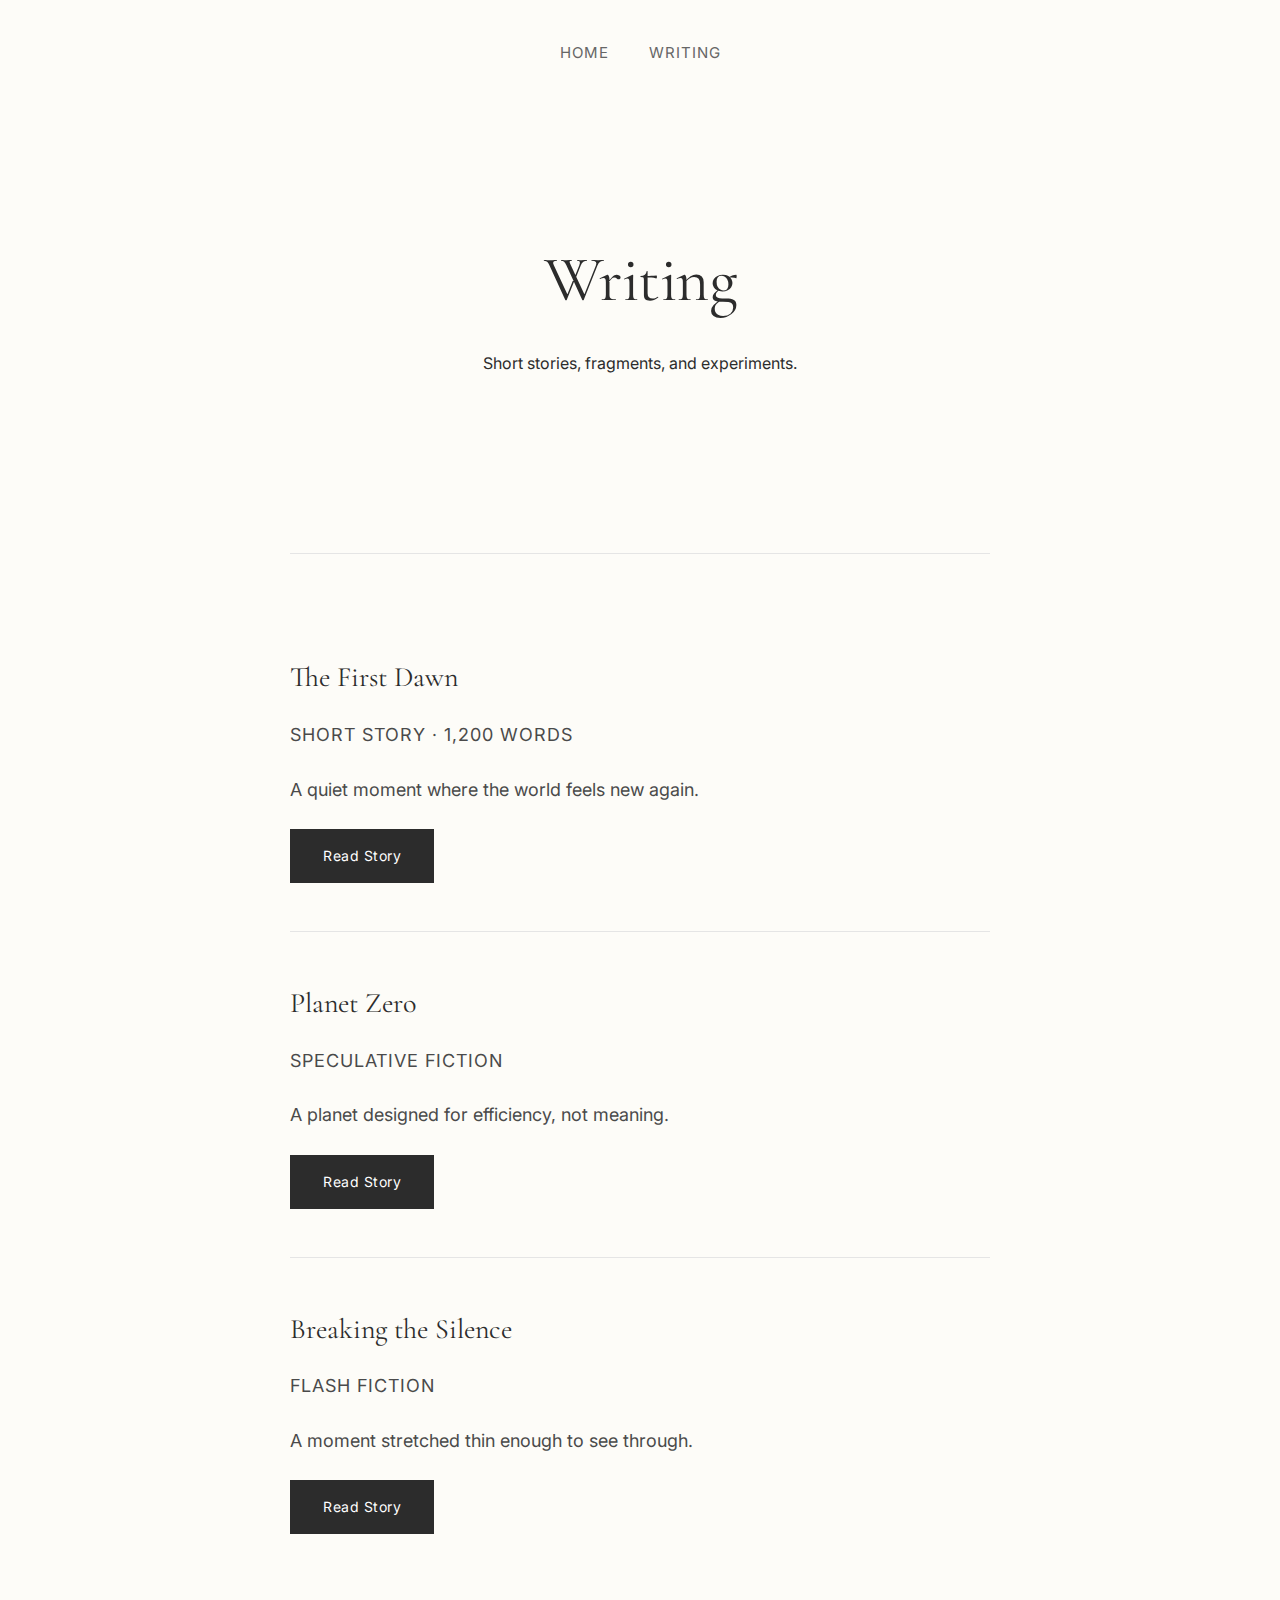
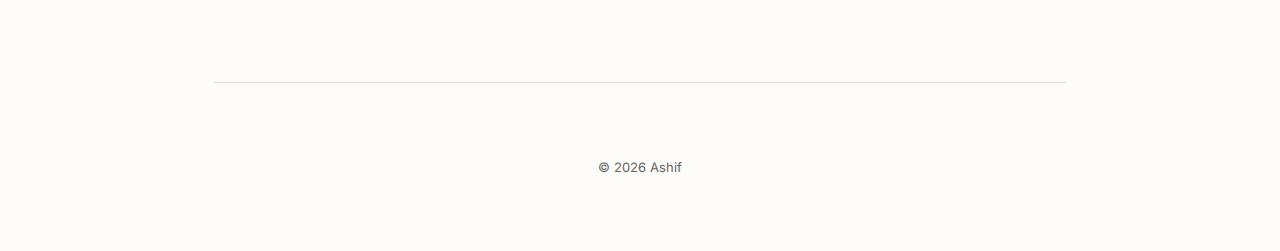
<file: writing.html>
<!doctype html>
<html lang="en">

<head>
  <meta charset="UTF-8" />
  <meta name="viewport" content="width=device-width, initial-scale=1.0" />
  <title>Writing — Ashif</title>
  <link rel="stylesheet" href="styles.css" />
  <link rel="preconnect" href="https://fonts.googleapis.com">
  <link rel="preconnect" href="https://fonts.gstatic.com" crossorigin>
  <link
    href="https://fonts.googleapis.com/css2?family=Cormorant+Garamond:wght@300;400;600&family=Inter:wght@300;400;500&display=swap"
    rel="stylesheet">
</head>

<body>
  <header class="site-header">
    <nav class="nav">
      <a href="index.html">Home</a>
      <a href="writing.html">Writing</a>
    </nav>
  </header>

  <main class="page">
    <section class="hero">
      <h1>Writing</h1>
      <p>
        Short stories, fragments, and experiments.
      </p>
    </section>

    <section class="section writing-list">
      <article class="story">
        <h2>The First Dawn</h2>
        <p class="story-meta">Short story · 1,200 words</p>
        <p>
          A quiet moment where the world feels new again.
        </p>
        <a class="button" href="stories/story1.html">Read Story</a>
      </article>

      <article class="story">
        <h2>Planet Zero</h2>
        <p class="story-meta">Speculative fiction</p>
        <p>
          A planet designed for efficiency, not meaning.
        </p>
        <a class="button" href="stories/story2.html">Read Story</a>
      </article>

      <article class="story">
        <h2>Breaking the Silence</h2>
        <p class="story-meta">Flash fiction</p>
        <p>
          A moment stretched thin enough to see through.
        </p>
        <a class="button" href="stories/story3.html">Read Story</a>
      </article>
    </section>

    <footer class="site-footer">
      <p>© <span id="year"></span> Ashif</p>
    </footer>
  </main>

  <script>
    document.getElementById("year").textContent = new Date().getFullYear();
  </script>
</body>

</html>
</file>
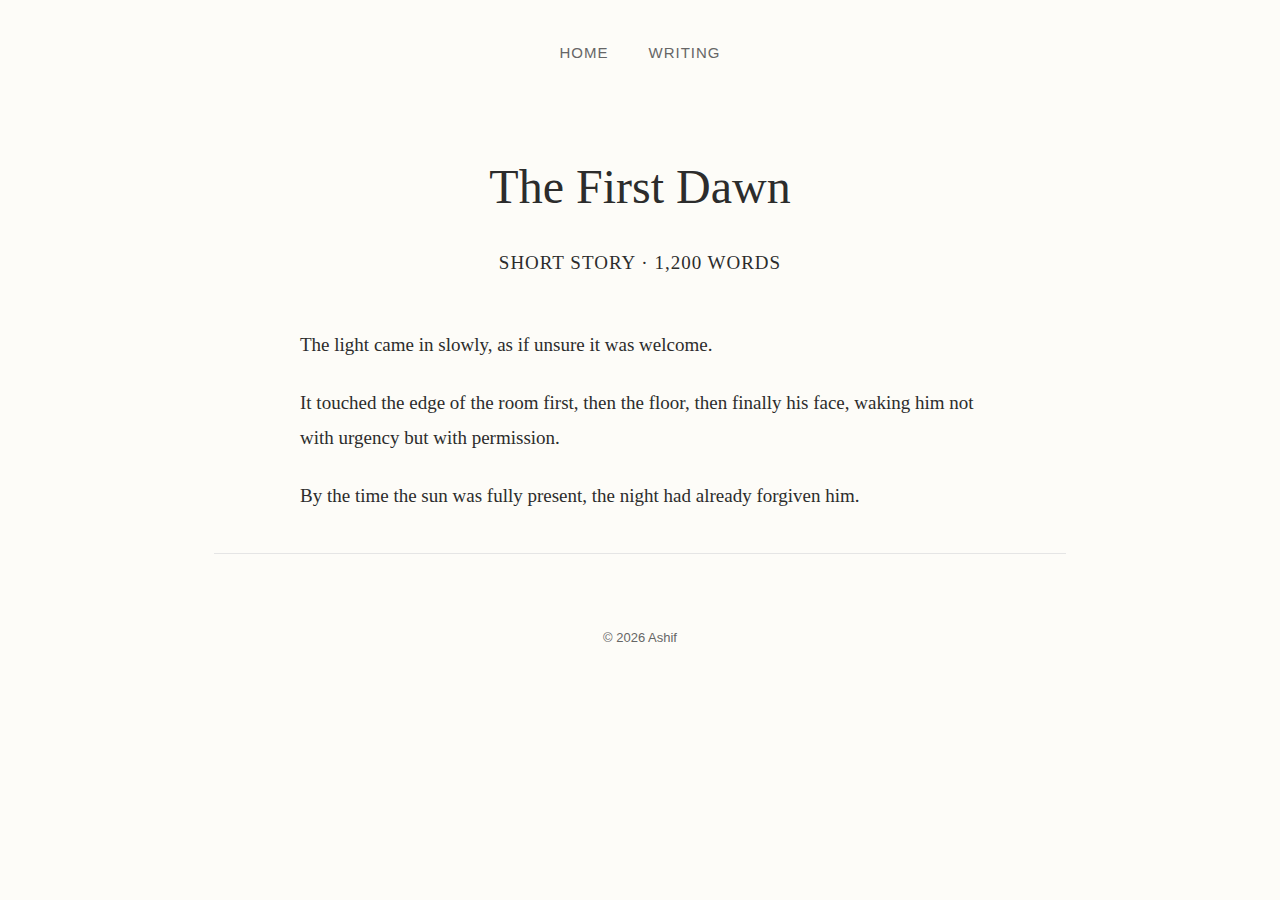
<file: stories/story1.html>
<!doctype html>
<html lang="en">

<head>
  <meta charset="UTF-8" />
  <meta name="viewport" content="width=device-width, initial-scale=1.0" />
  <title>The First Dawn — Ashif</title>
  <link rel="stylesheet" href="../styles.css" />
</head>

<body>
  <header class="site-header">
    <nav class="nav">
      <a href="../index.html">Home</a>
      <a href="../writing.html">Writing</a>
    </nav>
  </header>

  <main class="page">
    <article class="story-full">
      <h1>The First Dawn</h1>
      <p class="story-meta">Short story · 1,200 words</p>

      <p>
        The light came in slowly, as if unsure it was welcome.
      </p>

      <p>
        It touched the edge of the room first, then the floor, then finally his face,
        waking him not with urgency but with permission.
      </p>

      <p>
        By the time the sun was fully present, the night had already forgiven him.
      </p>
    </article>

    <footer class="site-footer">
      <p>© <span id="year"></span> Ashif</p>
    </footer>
  </main>

  <script>
    document.getElementById("year").textContent = new Date().getFullYear();
  </script>
</body>

</html>
</file>
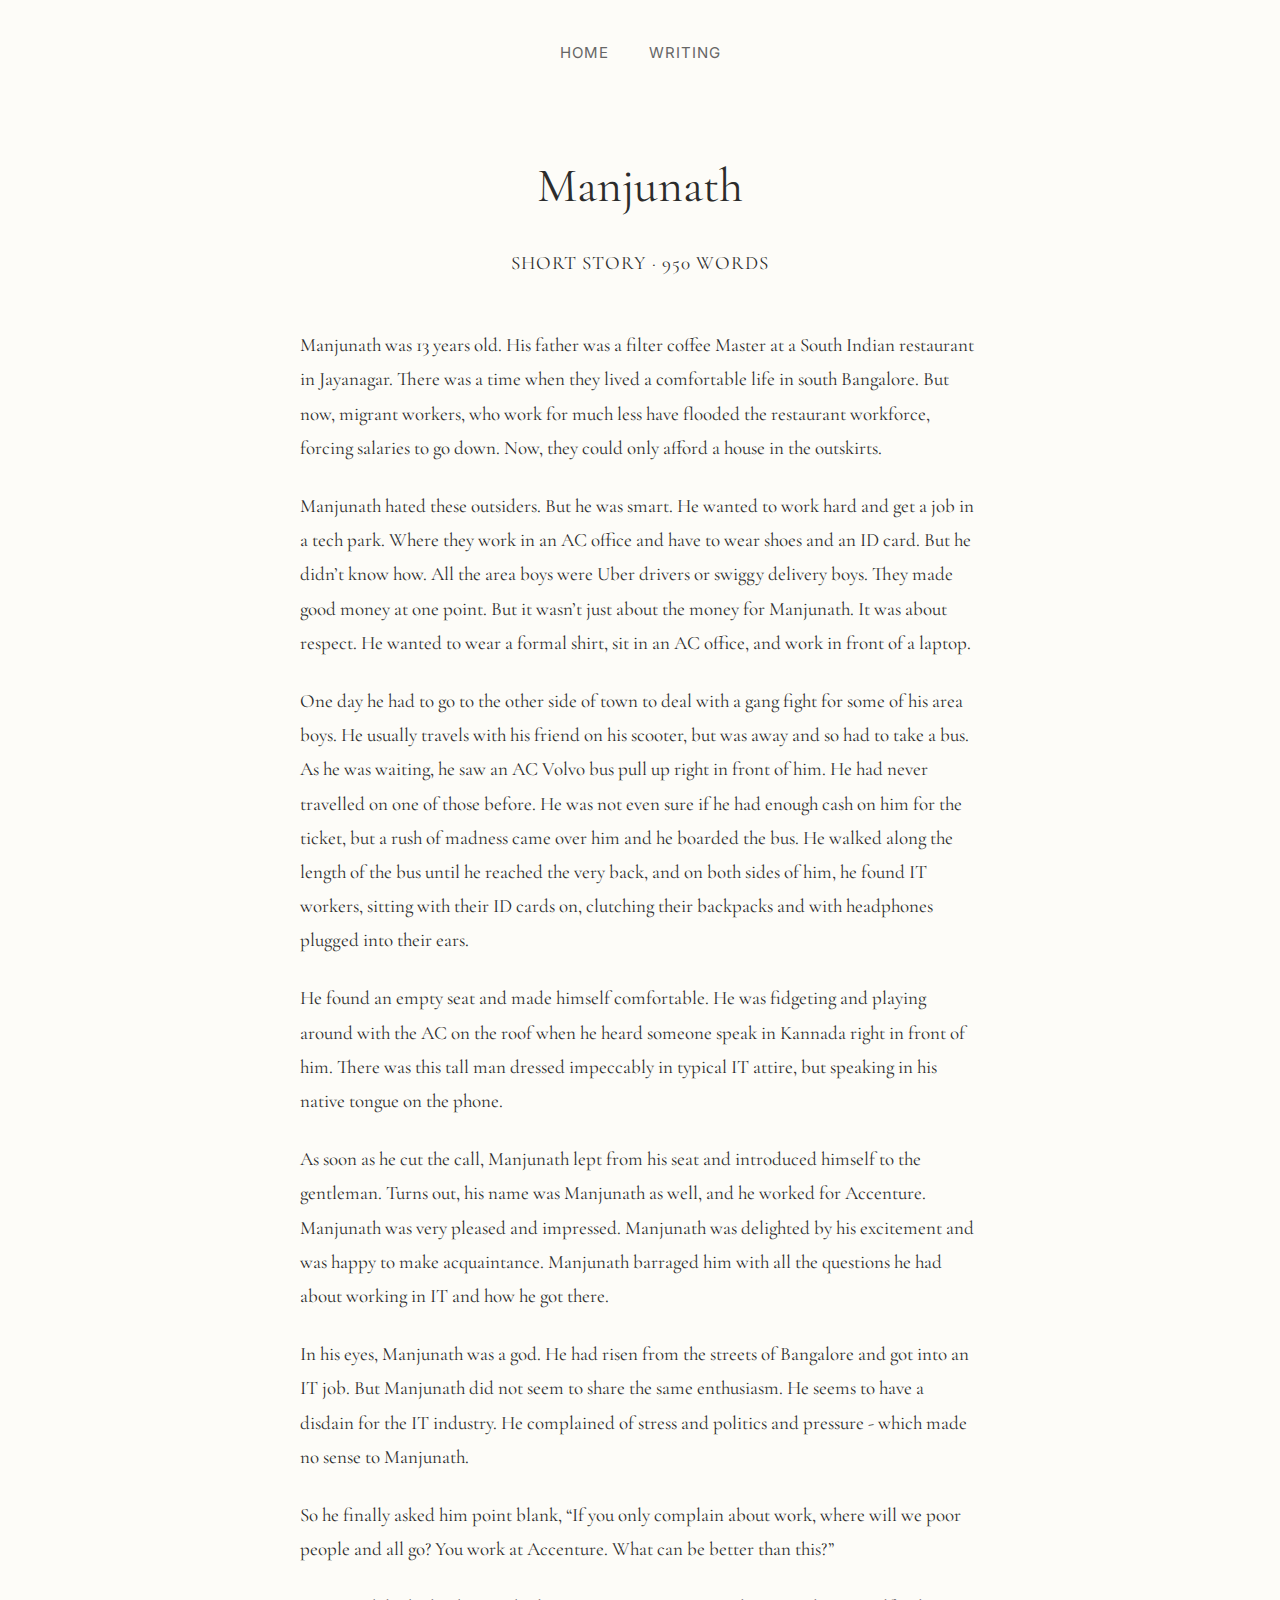
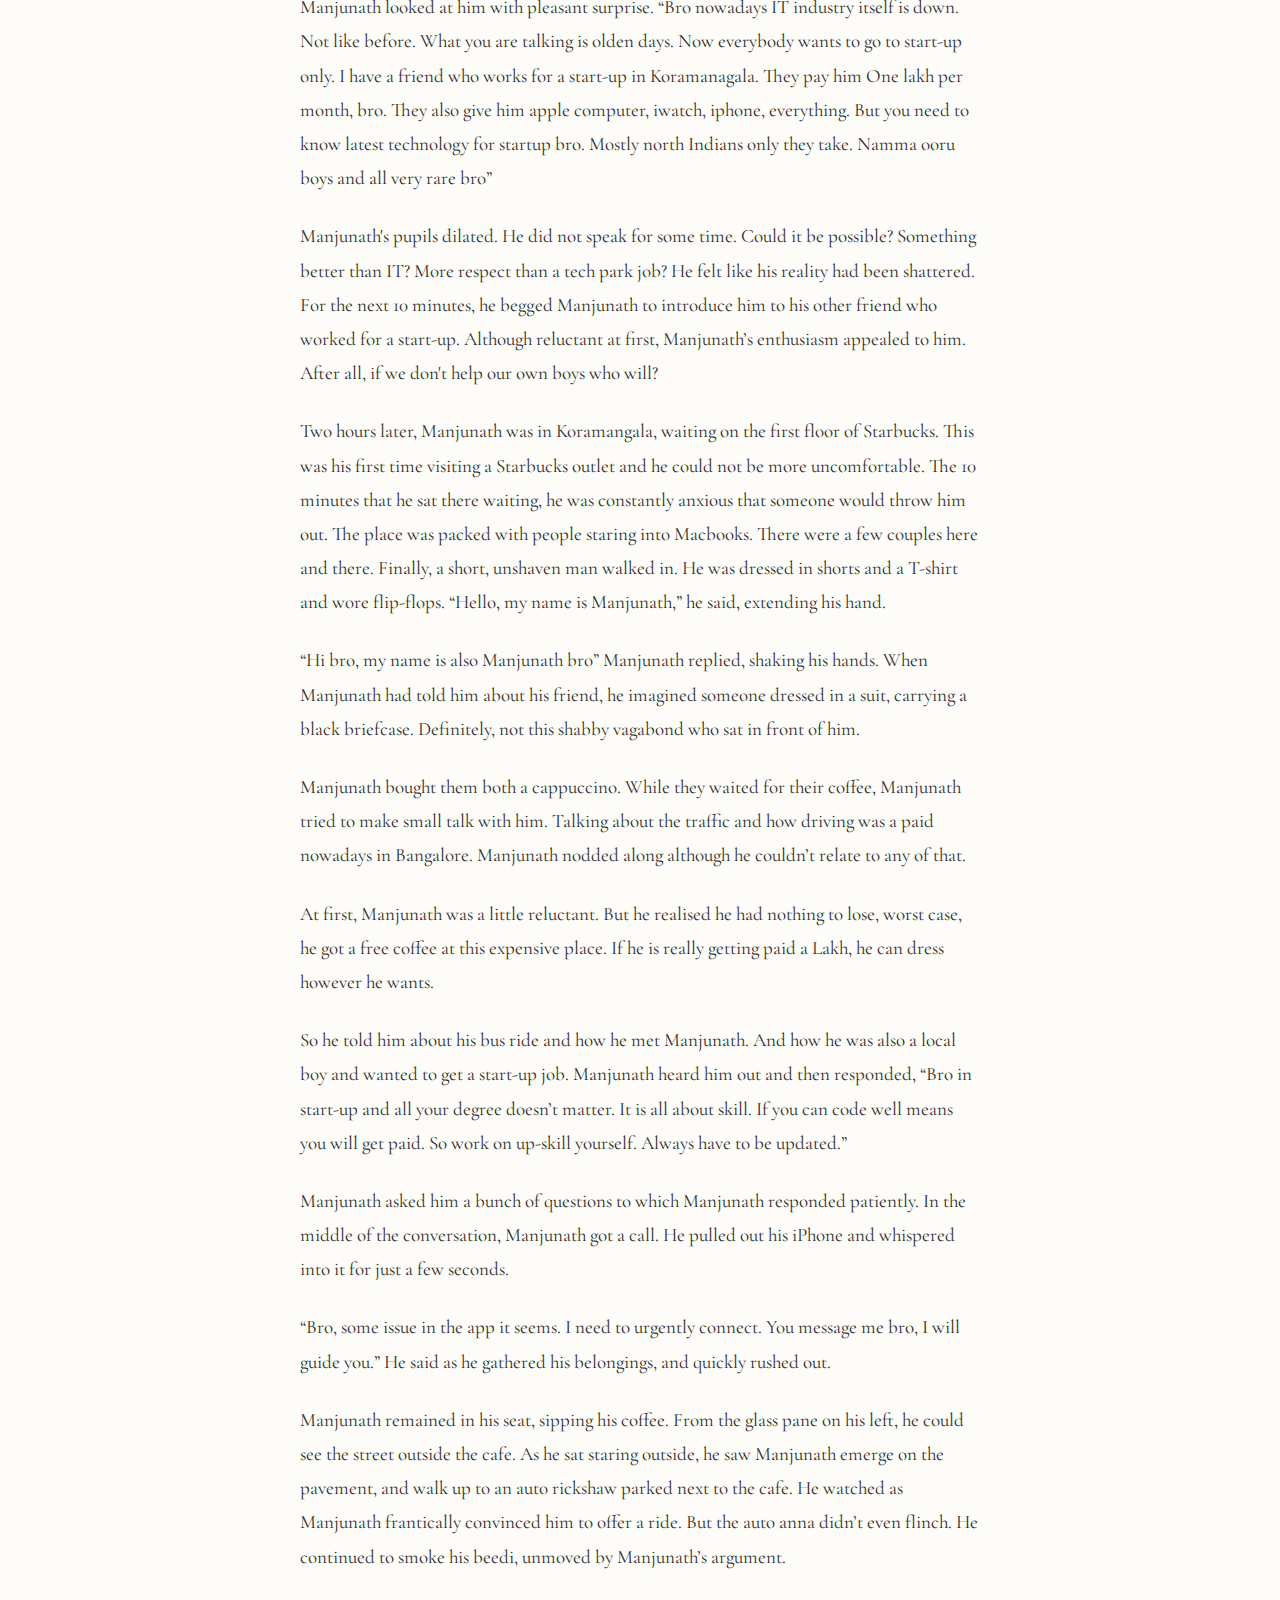
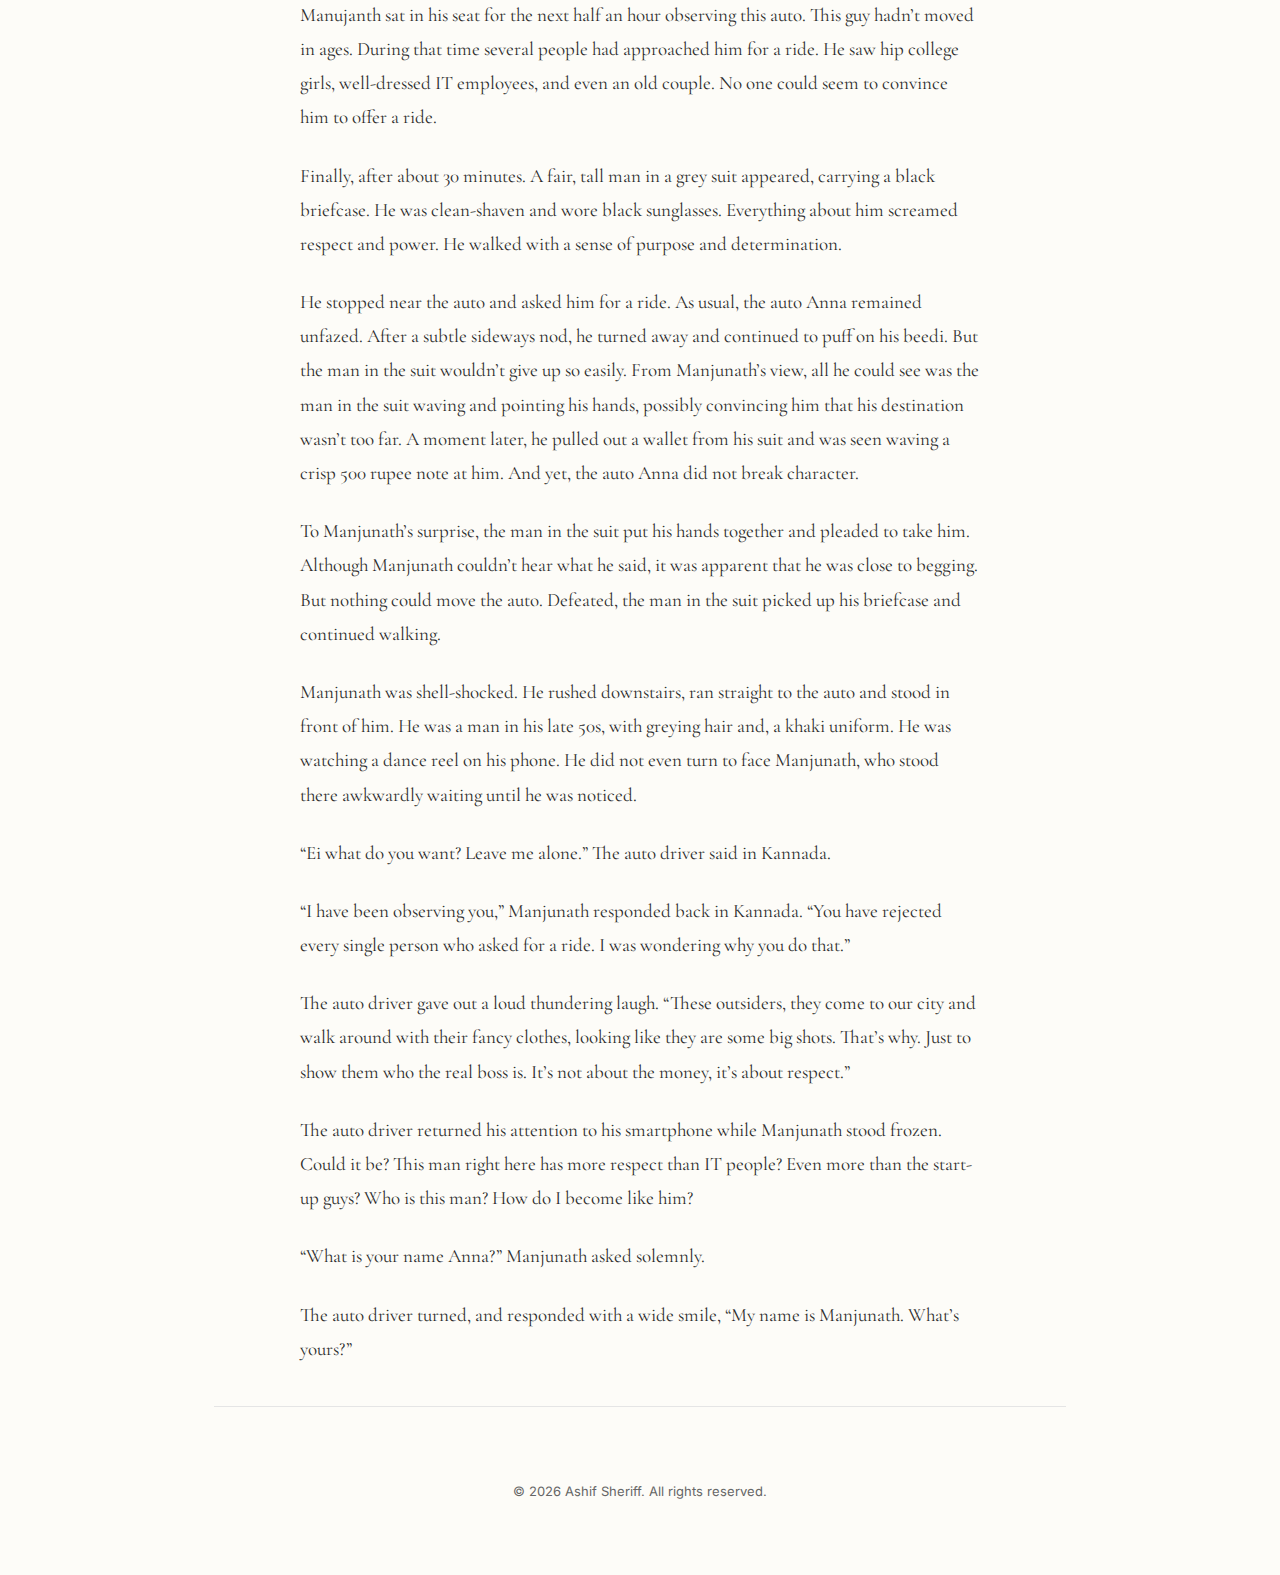
<file: stories/story2.html>
<!doctype html>
<html lang="en">

<head>
    <meta charset="UTF-8" />
    <meta name="viewport" content="width=device-width, initial-scale=1.0" />
    <title>Manjunath — Ashif</title>
    <link rel="stylesheet" href="../styles.css" />
    <link rel="preconnect" href="https://fonts.googleapis.com">
    <link rel="preconnect" href="https://fonts.gstatic.com" crossorigin>
    <link
        href="https://fonts.googleapis.com/css2?family=Cormorant+Garamond:wght@300;400;600&family=Inter:wght@300;400;500&display=swap"
        rel="stylesheet">
</head>

<body>
    <header class="site-header">
        <nav class="nav">
            <a href="../index.html">Home</a>
            <a href="../writing.html">Writing</a>
        </nav>
    </header>

    <main class="page">
        <article class="story-full">
            <h1>Manjunath</h1>
            <p class="story-meta">Short story · 950 words</p>

            <p>Manjunath was 13 years old. His father was a filter coffee Master at a South Indian restaurant in
                Jayanagar. There was a time when they lived a comfortable life in south Bangalore. But now, migrant
                workers, who work for much less have flooded the restaurant workforce, forcing salaries to go down. Now,
                they could only afford a house in the outskirts.</p>

            <p>Manjunath hated these outsiders. But he was smart. He wanted to work hard and get a job in a tech park.
                Where they work in an AC office and have to wear shoes and an ID card. But he didn’t know how. All the
                area boys were Uber drivers or swiggy delivery boys. They made good money at one point. But it wasn’t
                just about the money for Manjunath. It was about respect. He wanted to wear a formal shirt, sit in an AC
                office, and work in front of a laptop.</p>

            <p>One day he had to go to the other side of town to deal with a gang fight for some of his area boys. He
                usually travels with his friend on his scooter, but was away and so had to take a bus. As he was
                waiting, he saw an AC Volvo bus pull up right in front of him. He had never travelled on one of those
                before. He was not even sure if he had enough cash on him for the ticket, but a rush of madness came
                over him and he boarded the bus. He walked along the length of the bus until he reached the very back,
                and on both sides of him, he found IT workers, sitting with their ID cards on, clutching their backpacks
                and with headphones plugged into their ears.</p>

            <p>He found an empty seat and made himself comfortable. He was fidgeting and playing around with the AC on
                the roof when he heard someone speak in Kannada right in front of him. There was this tall man dressed
                impeccably in typical IT attire, but speaking in his native tongue on the phone.</p>

            <p>As soon as he cut the call, Manjunath lept from his seat and introduced himself to the gentleman. Turns
                out, his name was Manjunath as well, and he worked for Accenture. Manjunath was very pleased and
                impressed. Manjunath was delighted by his excitement and was happy to make acquaintance. Manjunath
                barraged him with all the questions he had about working in IT and how he got there.</p>

            <p>In his eyes, Manjunath was a god. He had risen from the streets of Bangalore and got into an IT job. But
                Manjunath did not seem to share the same enthusiasm. He seems to have a disdain for the IT industry. He
                complained of stress and politics and pressure - which made no sense to Manjunath.</p>

            <p>So he finally asked him point blank, “If you only complain about work, where will we poor people and all
                go? You work at Accenture. What can be better than this?”</p>

            <p>Manjunath looked at him with pleasant surprise. “Bro nowadays IT industry itself is down. Not like
                before. What you are talking is olden days. Now everybody wants to go to start-up only. I have a friend
                who works for a start-up in Koramanagala. They pay him One lakh per month, bro. They also give him apple
                computer, iwatch, iphone, everything. But you need to know latest technology for startup bro. Mostly
                north Indians only they take. Namma ooru boys and all very rare bro”</p>

            <p>Manjunath's pupils dilated. He did not speak for some time. Could it be possible? Something better than
                IT? More respect than a tech park job? He felt like his reality had been shattered. For the next 10
                minutes, he begged Manjunath to introduce him to his other friend who worked for a start-up. Although
                reluctant at first, Manjunath’s enthusiasm appealed to him. After all, if we don't help our own boys who
                will?</p>

            <p>Two hours later, Manjunath was in Koramangala, waiting on the first floor of Starbucks. This was his
                first time visiting a Starbucks outlet and he could not be more uncomfortable. The 10 minutes that he
                sat there waiting, he was constantly anxious that someone would throw him out. The place was packed with
                people staring into Macbooks. There were a few couples here and there. Finally, a short, unshaven man
                walked in. He was dressed in shorts and a T-shirt and wore flip-flops. “Hello, my name is Manjunath,” he
                said, extending his hand.</p>

            <p>“Hi bro, my name is also Manjunath bro” Manjunath replied, shaking his hands. When Manjunath had told him
                about his friend, he imagined someone dressed in a suit, carrying a black briefcase. Definitely, not
                this shabby vagabond who sat in front of him.</p>

            <p>Manjunath bought them both a cappuccino. While they waited for their coffee, Manjunath tried to make
                small talk with him. Talking about the traffic and how driving was a paid nowadays in Bangalore.
                Manjunath nodded along although he couldn’t relate to any of that.</p>

            <p>At first, Manjunath was a little reluctant. But he realised he had nothing to lose, worst case, he got a
                free coffee at this expensive place. If he is really getting paid a Lakh, he can dress however he wants.
            </p>

            <p>So he told him about his bus ride and how he met Manjunath. And how he was also a local boy and wanted to
                get a start-up job. Manjunath heard him out and then responded, “Bro in start-up and all your degree
                doesn’t matter. It is all about skill. If you can code well means you will get paid. So work on up-skill
                yourself. Always have to be updated.”</p>

            <p>Manjunath asked him a bunch of questions to which Manjunath responded patiently. In the middle of the
                conversation, Manjunath got a call. He pulled out his iPhone and whispered into it for just a few
                seconds.</p>

            <p>“Bro, some issue in the app it seems. I need to urgently connect. You message me bro, I will guide you.”
                He said as he gathered his belongings, and quickly rushed out.</p>

            <p>Manjunath remained in his seat, sipping his coffee. From the glass pane on his left, he could see the
                street outside the cafe. As he sat staring outside, he saw Manjunath emerge on the pavement, and walk up
                to an auto rickshaw parked next to the cafe. He watched as Manjunath frantically convinced him to offer
                a ride. But the auto anna didn’t even flinch. He continued to smoke his beedi, unmoved by Manjunath’s
                argument.</p>

            <p>Manujanth sat in his seat for the next half an hour observing this auto. This guy hadn’t moved in ages.
                During that time several people had approached him for a ride. He saw hip college girls, well-dressed IT
                employees, and even an old couple. No one could seem to convince him to offer a ride.</p>

            <p>Finally, after about 30 minutes. A fair, tall man in a grey suit appeared, carrying a black briefcase. He
                was clean-shaven and wore black sunglasses. Everything about him screamed respect and power. He walked
                with a sense of purpose and determination.</p>

            <p>He stopped near the auto and asked him for a ride. As usual, the auto Anna remained unfazed. After a
                subtle sideways nod, he turned away and continued to puff on his beedi. But the man in the suit wouldn’t
                give up so easily. From Manjunath’s view, all he could see was the man in the suit waving and pointing
                his hands, possibly convincing him that his destination wasn’t too far. A moment later, he pulled out a
                wallet from his suit and was seen waving a crisp 500 rupee note at him. And yet, the auto Anna did not
                break character.</p>

            <p>To Manjunath’s surprise, the man in the suit put his hands together and pleaded to take him. Although
                Manjunath couldn’t hear what he said, it was apparent that he was close to begging. But nothing could
                move the auto. Defeated, the man in the suit picked up his briefcase and continued walking.</p>

            <p>Manjunath was shell-shocked. He rushed downstairs, ran straight to the auto and stood in front of him. He
                was a man in his late 50s, with greying hair and, a khaki uniform. He was watching a dance reel on his
                phone. He did not even turn to face Manjunath, who stood there awkwardly waiting until he was noticed.
            </p>

            <p>“Ei what do you want? Leave me alone.” The auto driver said in Kannada.</p>

            <p>“I have been observing you,” Manjunath responded back in Kannada. “You have rejected every single person
                who asked for a ride. I was wondering why you do that.”</p>

            <p>The auto driver gave out a loud thundering laugh. “These outsiders, they come to our city and walk around
                with their fancy clothes, looking like they are some big shots. That’s why. Just to show them who the
                real boss is. It’s not about the money, it’s about respect.”</p>

            <p>The auto driver returned his attention to his smartphone while Manjunath stood frozen. Could it be? This
                man right here has more respect than IT people? Even more than the start-up guys? Who is this man? How
                do I become like him?</p>

            <p>“What is your name Anna?” Manjunath asked solemnly.</p>

            <p>The auto driver turned, and responded with a wide smile, “My name is Manjunath. What’s yours?”</p>
        </article>

        <footer class="site-footer">
            <p>&copy; <span id="year"></span> Ashif Sheriff. All rights reserved.</p>
        </footer>
    </main>

    <script>
        document.getElementById("year").textContent = new Date().getFullYear();
    </script>
</body>

</html>
</file>
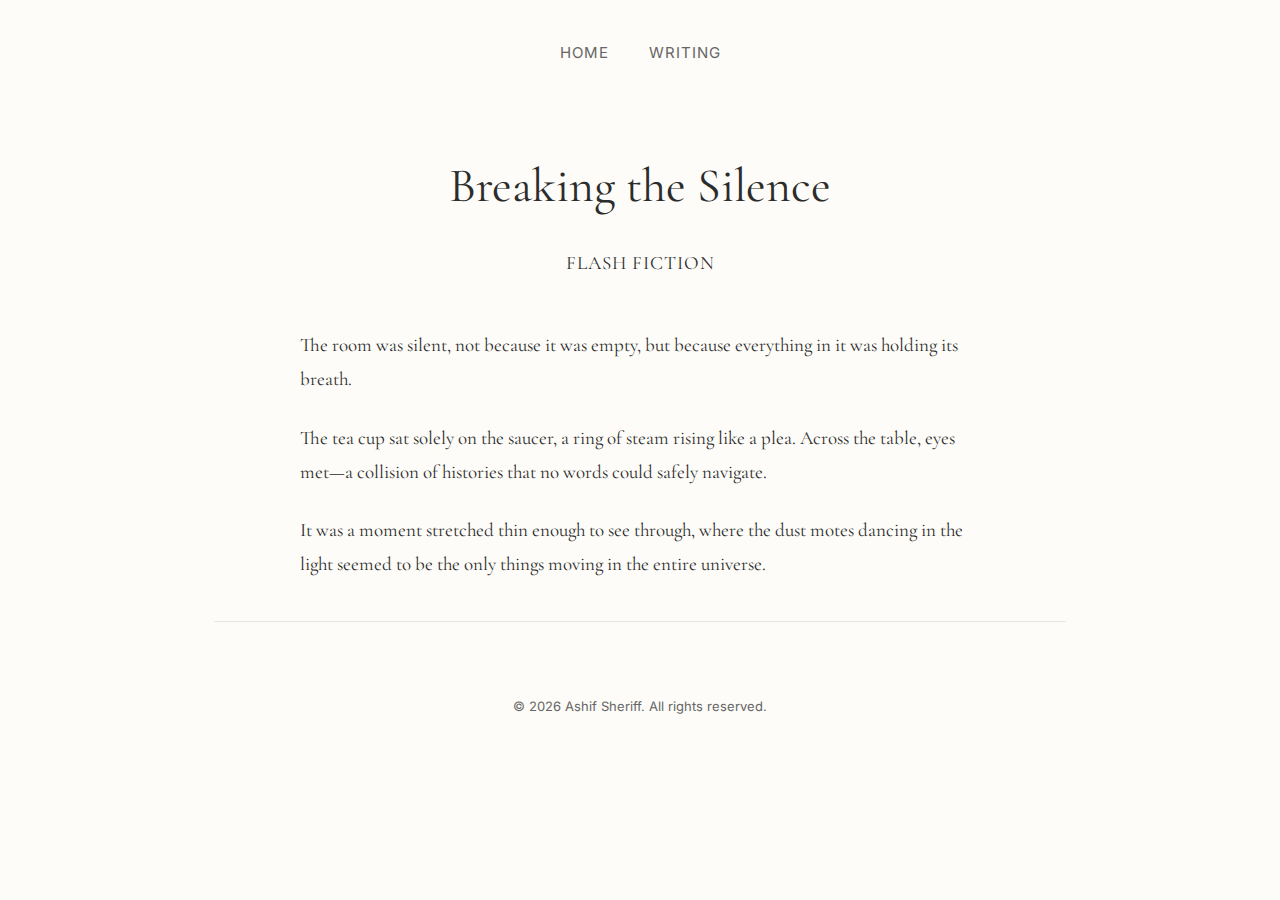
<file: stories/story3.html>
<!doctype html>
<html lang="en">

<head>
    <meta charset="UTF-8" />
    <meta name="viewport" content="width=device-width, initial-scale=1.0" />
    <title>Breaking the Silence — Ashif</title>
    <link rel="stylesheet" href="../styles.css" />
    <link rel="preconnect" href="https://fonts.googleapis.com">
    <link rel="preconnect" href="https://fonts.gstatic.com" crossorigin>
    <link
        href="https://fonts.googleapis.com/css2?family=Cormorant+Garamond:wght@300;400;600&family=Inter:wght@300;400;500&display=swap"
        rel="stylesheet">
</head>

<body>
    <header class="site-header">
        <nav class="nav">
            <a href="../index.html">Home</a>
            <a href="../writing.html">Writing</a>
        </nav>
    </header>

    <main class="page">
        <article class="story-full">
            <h1>Breaking the Silence</h1>
            <p class="story-meta">Flash fiction</p>

            <p>
                The room was silent, not because it was empty, but because everything in it was holding its breath.
            </p>

            <p>
                The tea cup sat solely on the saucer, a ring of steam rising like a plea.
                Across the table, eyes met—a collision of histories that no words could safely navigate.
            </p>

            <p>
                It was a moment stretched thin enough to see through, where the dust motes dancing in the light
                seemed to be the only things moving in the entire universe.
            </p>
        </article>

        <footer class="site-footer">
            <p>&copy; <span id="year"></span> Ashif Sheriff. All rights reserved.</p>
        </footer>
    </main>

    <script>
        document.getElementById("year").textContent = new Date().getFullYear();
    </script>
</body>

</html>
</file>
<file: styles.css>
:root {
  --bg-color: #FDFCF8;
  --text-main: #2C2C2C;
  --text-muted: #666666;
  --accent: #4A4A4A;
  --border: #E5E5E5;
  --font-heading: 'Cormorant Garamond', serif;
  --font-body: 'Inter', sans-serif;
  --max-width: 900px;
}

* {
  box-sizing: border-box;
}

body {
  margin: 0;
  font-family: var(--font-body);
  background: var(--bg-color);
  color: var(--text-main);
  line-height: 1.7;
  -webkit-font-smoothing: antialiased;
}

h1,
h2,
h3 {
  font-family: var(--font-heading);
  font-weight: 400;
  margin-top: 0;
  color: var(--text-main);
}

a {
  color: inherit;
  text-decoration: none;
}

/* Layout */
.page {
  max-width: var(--max-width);
  margin: 0 auto;
  padding: 0 24px;
  min-height: 80vh;
}

/* Navigation */
.site-header {
  padding: 40px 0;
  background: transparent;
}

.nav {
  display: flex;
  justify-content: center;
  align-items: center;
  gap: 40px;
}

.nav a {
  font-size: 15px;
  text-transform: uppercase;
  letter-spacing: 1px;
  color: var(--text-muted);
  transition: color 0.3s ease;
  position: relative;
}

.nav a:hover {
  color: var(--text-main);
}

.nav a::after {
  content: '';
  position: absolute;
  bottom: -4px;
  left: 0;
  width: 0;
  height: 1px;
  background: var(--text-main);
  transition: width 0.3s ease;
}

.nav a:hover::after {
  width: 100%;
}

/* Sections */
.section {
  padding: 100px 0;
  border-top: 1px solid var(--border);
}

.hero {
  text-align: center;
  padding: 120px 0 160px;
  border-top: none;
}

.hero h1 {
  font-size: 64px;
  margin-bottom: 16px;
  letter-spacing: -0.5px;
}

.subtitle {
  font-family: var(--font-body);
  font-size: 14px;
  text-transform: uppercase;
  letter-spacing: 2px;
  color: var(--text-muted);
  margin-bottom: 32px;
}

.intro {
  font-size: 20px;
  max-width: 600px;
  margin: 0 auto 48px;
  color: var(--accent);
  font-family: var(--font-heading);
  font-style: italic;
}

/* Buttons */
.button {
  display: inline-block;
  padding: 14px 32px;
  background: var(--text-main);
  color: #fff;
  font-size: 14px;
  letter-spacing: 0.5px;
  border: 1px solid var(--text-main);
  transition: all 0.3s ease;
  cursor: pointer;
}

.button:hover {
  background: transparent;
  color: var(--text-main);
}

/* Work Grid */
.section-header {
  text-align: center;
  margin-bottom: 64px;
}

.section-header h2 {
  font-size: 36px;
  margin-bottom: 12px;
}

.work-grid {
  display: grid;
  grid-template-columns: repeat(3, 1fr);
  gap: 32px;
}

.work-item {
  position: relative;
  overflow: hidden;
  background: #f0f0f0;
  aspect-ratio: 1;
}

.work-item img,
.work-item video {
  width: 100%;
  height: 100%;
  object-fit: cover;
  transition: transform 0.6s ease;
  display: block;
  opacity: 0.95;
}

.work-item:hover img,
.work-item:hover video {
  transform: scale(1.05);
  opacity: 1;
}

/* About */
/* About */
.about-section {
  padding: 120px 0;
}

.about-wrapper {
  display: grid;
  grid-template-columns: 1fr 1fr;
  gap: 64px;
  align-items: center;
}

.about-image img {
  width: 100%;
  aspect-ratio: 4/5;
  object-fit: cover;
  display: block;
  filter: grayscale(100%);
  /* Adds to the artistic vibe, optional but nice */
  transition: filter 0.5s ease;
}

.about-image:hover img {
  filter: grayscale(0%);
}

.about-content p {
  font-size: 18px;
  margin-bottom: 24px;
  color: var(--accent);
}

/* Contact Form */
.form {
  max-width: 500px;
  margin: 40px auto 0;
  display: grid;
  gap: 24px;
}

.form label {
  display: grid;
  text-align: left;
  gap: 8px;
  font-size: 13px;
  text-transform: uppercase;
  letter-spacing: 1px;
  color: var(--text-muted);
}

.form input,
.form textarea {
  width: 100%;
  padding: 14px 0;
  border: none;
  border-bottom: 1px solid var(--border);
  background: transparent;
  font-family: var(--font-heading);
  font-size: 18px;
  color: var(--text-main);
  transition: border-color 0.3s ease;
  border-radius: 0;
  /* Remove default iOS border radius */
}

.form input:focus,
.form textarea:focus {
  outline: none;
  border-bottom-color: var(--text-main);
}

.form textarea {
  resize: vertical;
}

.form-status {
  text-align: center;
  min-height: 24px;
  font-size: 14px;
}

.submit-btn {
  width: 100%;
  margin-top: 16px;
}

/* Footer */
.site-footer {
  text-align: center;
  padding: 60px 0;
  color: var(--text-muted);
  font-size: 13px;
  border-top: 1px solid var(--border);
}

/* Responsive */
@media (max-width: 768px) {
  .hero h1 {
    font-size: 48px;
  }

  .nav {
    gap: 20px;
  }

  .page {
    padding: 0 20px;
  }

  .about-wrapper {
    grid-template-columns: 1fr;
    gap: 32px;
  }

  .work-grid {
    grid-template-columns: repeat(2, 1fr);
    gap: 12px;
  }

  /* Force video/featured item to span full width on mobile for symmetry */
  .video-item {
    grid-column: span 2;
  }
}

/* Writing Page Styles */
.writing-list {
  display: grid;
  gap: 48px;
  max-width: 700px;
  margin: 0 auto;
}

.story {
  border-bottom: 1px solid var(--border);
  padding-bottom: 48px;
}

.story:last-child {
  border-bottom: none;
}

.story h2 {
  font-size: 28px;
  margin-bottom: 8px;
}

.story-meta {
  font-family: var(--font-body);
  font-size: 13px;
  text-transform: uppercase;
  letter-spacing: 1px;
  color: var(--text-muted);
  margin-bottom: 16px;
  display: block;
}

.story p {
  font-size: 18px;
  color: var(--accent);
  margin-bottom: 24px;
}

/* Story Detail Page */
.story-full {
  max-width: 680px;
  margin: 40px auto;
}

.story-full h1 {
  font-size: 48px;
  margin-bottom: 16px;
  text-align: center;
}

.story-full .story-meta {
  text-align: center;
  margin-bottom: 48px;
}

.story-full p {
  font-size: 19px;
  line-height: 1.8;
  margin-bottom: 24px;
  color: var(--text-main);
  font-family: var(--font-heading);
  /* Serif for reading */
}

/* Social Links */
.social-links {
  display: flex;
  justify-content: center;
  align-items: center;
  gap: 32px;
  padding: 40px 0;
  border-top: 1px solid var(--border);
}

.social-label {
  font-size: 13px;
  text-transform: uppercase;
  letter-spacing: 2px;
  color: var(--text-main);
  font-weight: 600;
  margin-right: 8px;
}

.social-links a {
  font-size: 14px;
  text-transform: uppercase;
  letter-spacing: 1px;
  color: var(--text-muted);
  transition: color 0.3s ease;
}

.social-links a:hover {
  color: var(--text-main);
}

/* Substack CTA on Writing Page */
.substack-cta {
  text-align: center;
  padding: 80px 0;
  border-top: 1px solid var(--border);
  margin-top: 60px;
}

.substack-cta h2 {
  font-size: 32px;
  margin-bottom: 16px;
}

.substack-cta p {
  font-size: 18px;
  color: var(--accent);
  margin-bottom: 32px;
  max-width: 500px;
  margin-left: auto;
  margin-right: auto;
}
</file>
